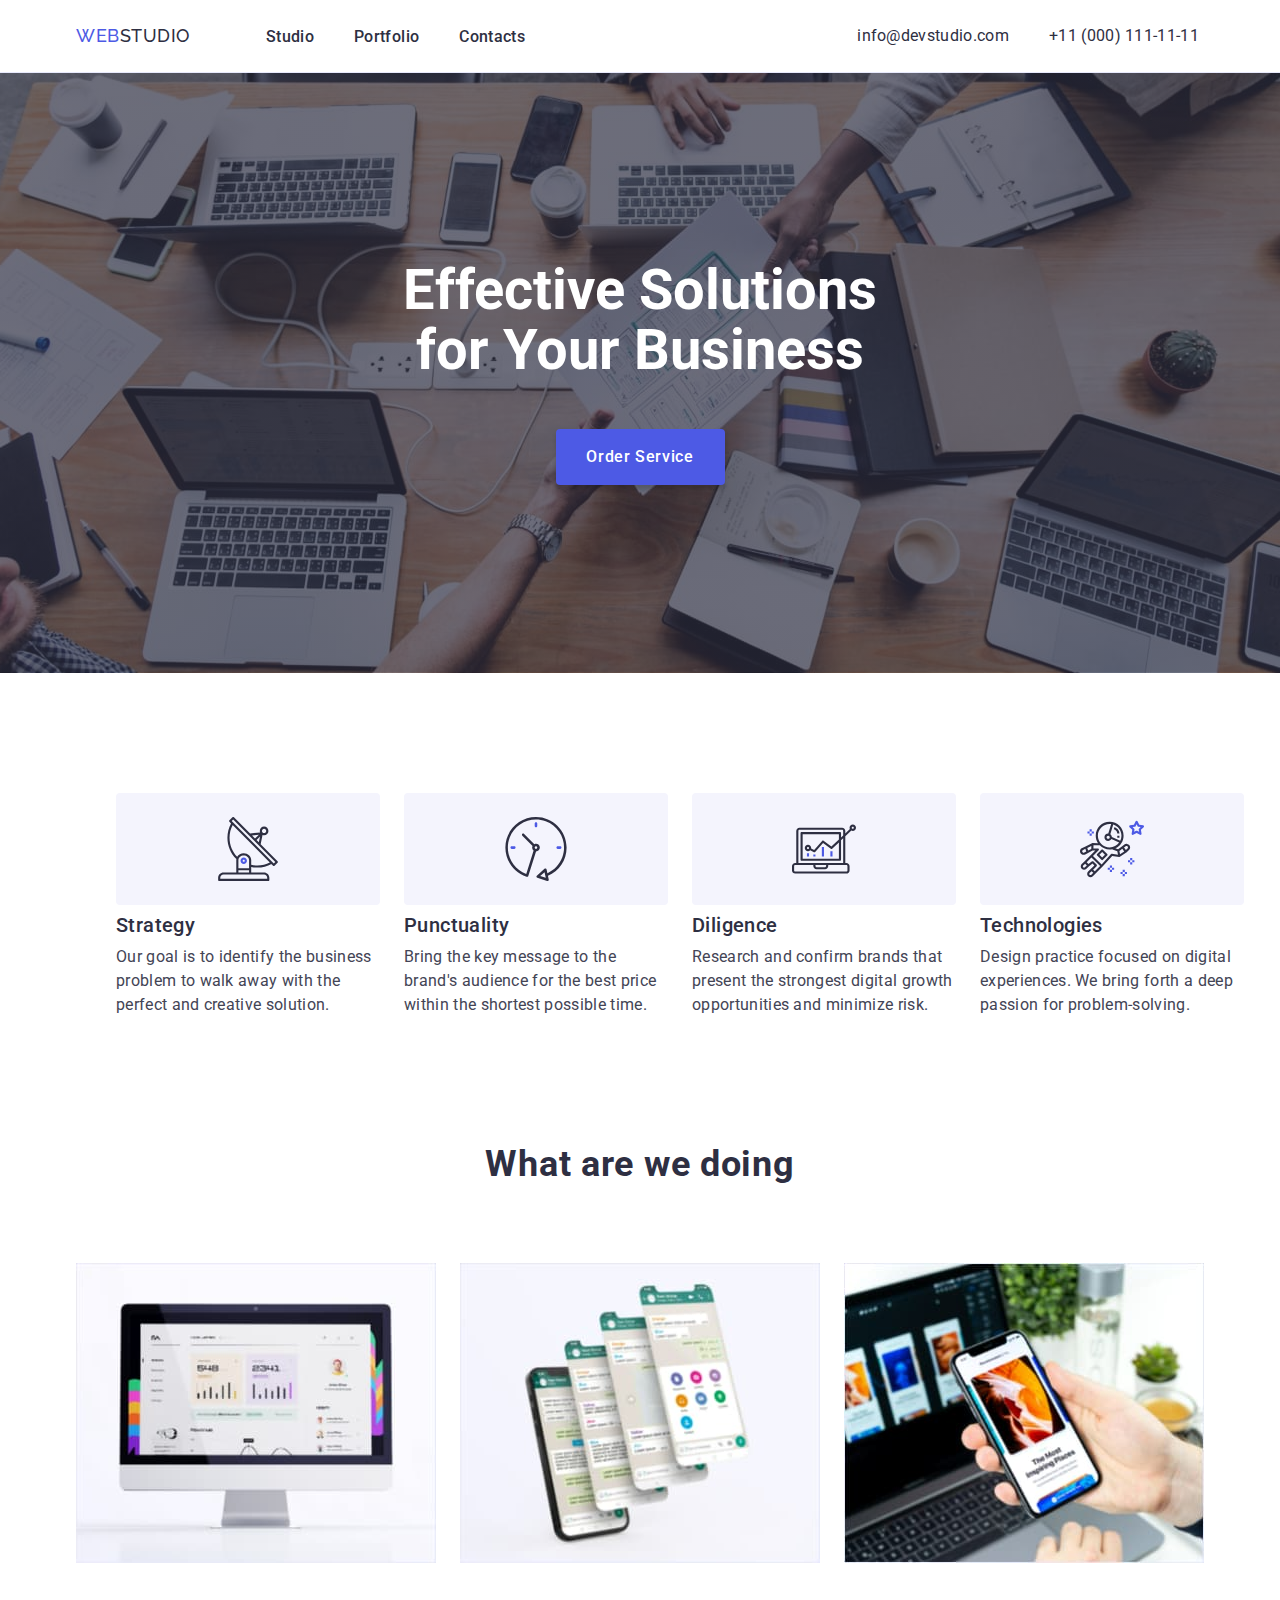
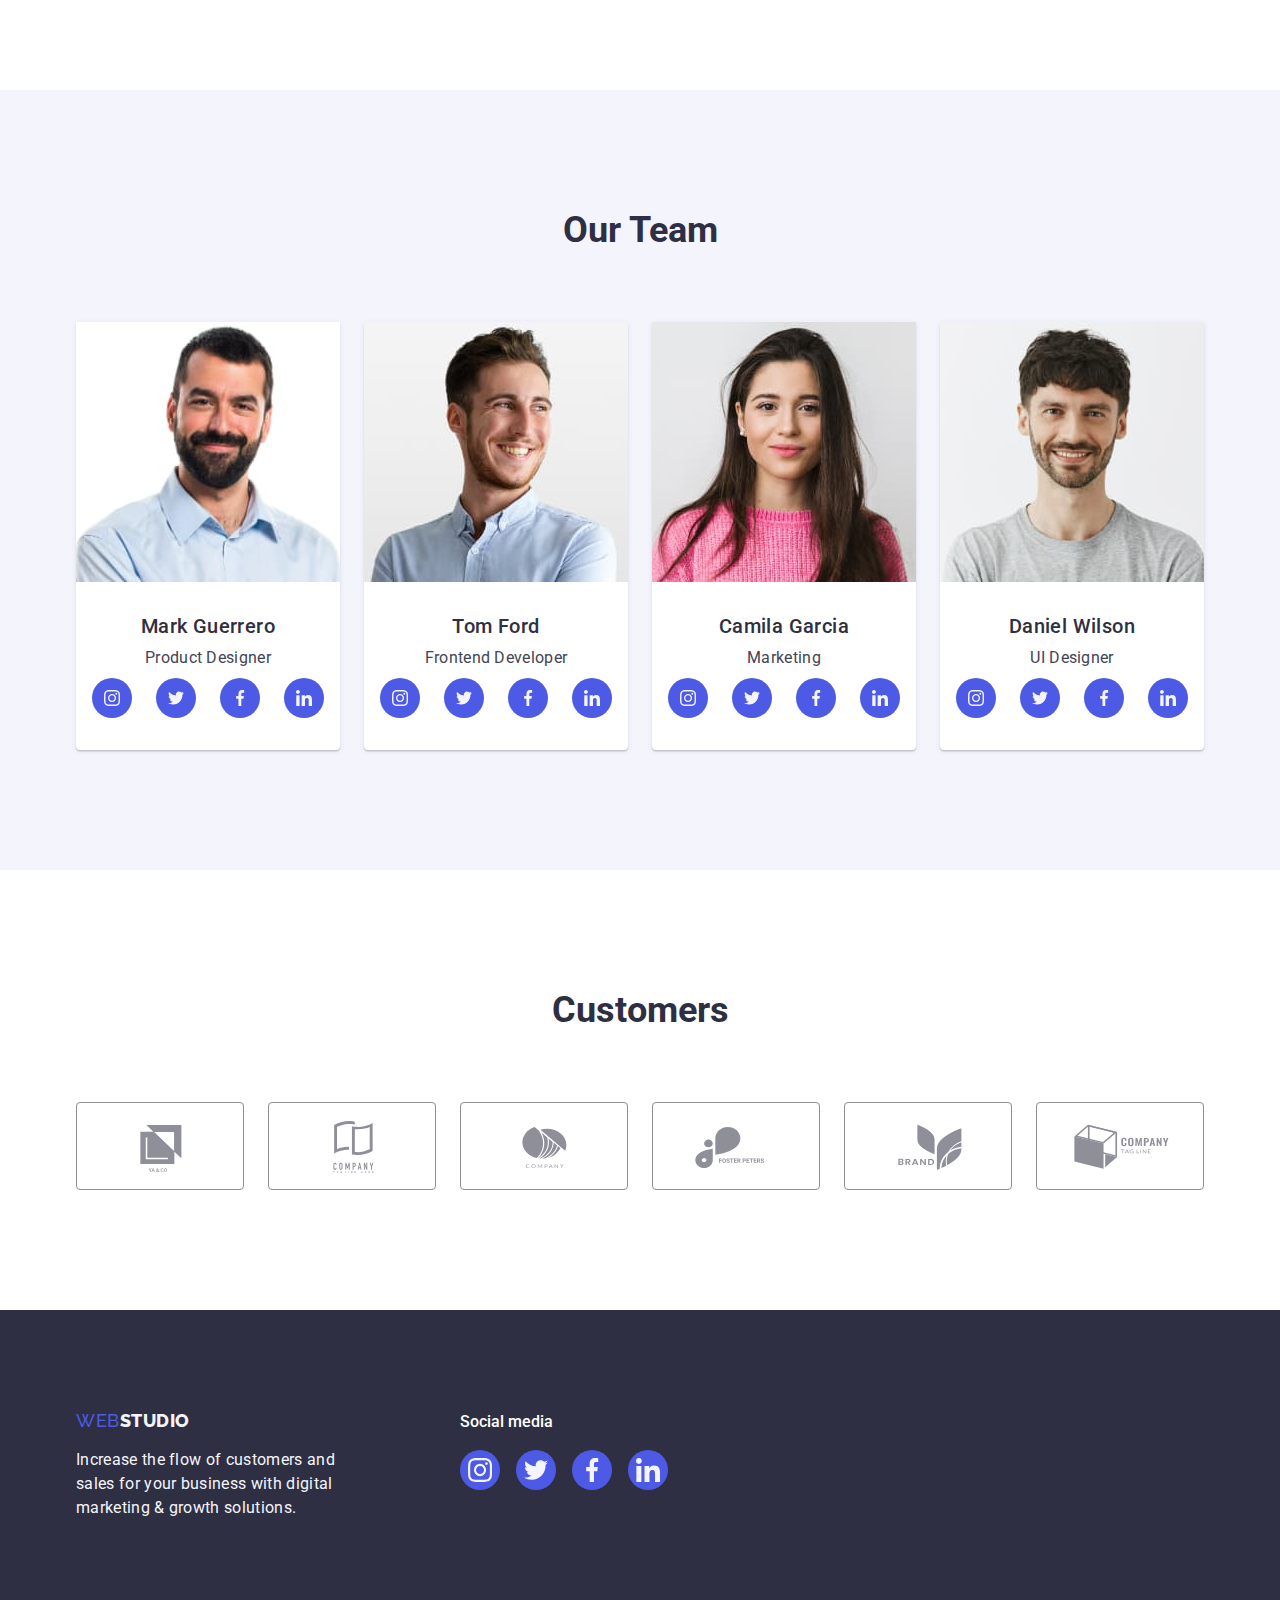
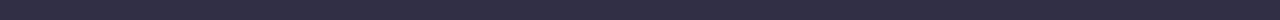
<file: index.html>
<!DOCTYPE html>
<html lang="en">
  <head>
    <meta charset="UTF-8" />
    <meta http-equiv="X-UA-Compatible" content="IE=edge" />
    <meta name="viewport" content="width=device-width, initial-scale=1.0" />
    <title>business-website</title>
    <link rel="preconnect" href="https://fonts.googleapis.com" />
    <link rel="preconnect" href="https://fonts.gstatic.com" crossorigin />
    <link
      href="https://fonts.googleapis.com/css2?family=Roboto:wght@400;500;700&display=swap"
      rel="stylesheet"
    />
    <link rel="preconnect" href="https://fonts.googleapis.com" />
    <link rel="preconnect" href="https://fonts.gstatic.com" crossorigin />
    <link
      href="https://fonts.googleapis.com/css2?family=Raleway:wght@800&display=swap"
      rel="stylesheet"
    />
    <link
      rel="stylesheet"
      href="https://cdnjs.cloudflare.com/ajax/libs/modern-normalize/1.1.0/modern-normalize.min.css"
    />
    <link rel="stylesheet" href="./css/styles.css" />
  </head>
  <body>
    <header>
      <div class="container header-list">
        <a class="header-logo" href="./index.html"
          >Web<span class="header-studio">Studio</span></a
        >
        <nav>
          <ul class="header-nav">
            <li>
              <a class="nav-link" href="">Studio</a>
            </li>

            <li>
              <a class="nav-link" href="./portfolio.html">Portfolio</a>
            </li>

            <li>
              <a class="nav-link" href="">Contacts</a>
            </li>
          </ul>
        </nav>
        <address class="header-adress">
          <ul class="adress-nav">
            <li>
              <a class="adress-link" href="mailto:info@devstudio.com"
                >info@devstudio.com</a
              >
            </li>

            <li>
              <a class="adress-link" href="tel:+110001111111"
                >+11 (000) 111-11-11</a
              >
            </li>
          </ul>
        </address>
      </div>
    </header>
    <main>
      <section class="hero">
        <div class="container">
          <h1 class="banner-title">
            Effective Solutions <br />
            for Your Business
          </h1>
          <div class="ban-btn">
            <button type="button" class="banner-button">Order Service</button>
          </div>
        </div>
      </section>
      <section class="about">
        <div class="container">
          <h2 hidden>Who are we</h2>
          <ul class="about-item">
            <li>
              <div class="icon">
                <svg width="64" height="64">
                  <use href="./images/sprite.svg#icon-antenna"></use>
                </svg>
              </div>
              <h3 class="about-subtitle">Strategy</h3>
              <p class="about-text">
                Our goal is to identify the business problem to walk away with
                the perfect and creative solution.
              </p>
            </li>

            <li>
              <div class="icon">
                <svg width="64" height="64">
                  <use href="./images/sprite.svg#icon-clock"></use>
                </svg>
              </div>
              <h3 class="about-subtitle">Punctuality</h3>
              <p class="about-text">
                Bring the key message to the brand's audience for the best price
                within the shortest possible time.
              </p>
            </li>

            <li>
              <div class="icon">
                <svg width="64" height="64">
                  <use href="./images/sprite.svg#icon-diagram"></use>
                </svg>
              </div>
              <h3 class="about-subtitle">Diligence</h3>
              <p class="about-text">
                Research and confirm brands that present the strongest digital
                growth opportunities and minimize risk.
              </p>
            </li>

            <li>
              <div class="icon">
                <svg width="64" height="64">
                  <use href="./images/sprite.svg#icon-astronaut"></use>
                </svg>
              </div>
              <h3 class="about-subtitle">Technologies</h3>
              <p class="about-text">
                Design practice focused on digital experiences. We bring forth a
                deep passion for problem-solving.
              </p>
            </li>
          </ul>
        </div>
      </section>
      <section class="type-of-work">
        <div class="container">
          <h2 class="work-title">What are we doing</h2>
          <ul class="work-content">
            <li>
              <img
                src="./images/rectangle71.jpg"
                alt="availability"
                width="360"
              />
            </li>

            <li>
              <img
                src="./images/rectangle72.jpg"
                alt="multitasking"
                width="360"
              />
            </li>

            <li>
              <img
                src="./images/rectangle73.jpg"
                alt="multitasking"
                width="360"
              />
            </li>
          </ul>
        </div>
      </section>
      <section class="team">
        <div class="container">
          <h2 class="team-title">Our Team</h2>
          <ul class="team-list">
            <li>
              <div class="shadow">
                <img
                  class="team-image"
                  src="./images/teamcard1.jpg"
                  alt="Mark Guerrero"
                  width="264"
                />
                <div class="subtitle-list">
                  <h3 class="team-subtitle">Mark Guerrero</h3>
                  <p class="team-desc">Product Designer</p>
                </div>
                <div class="socials">
                  <a class="socials-link" href="">
                    <svg width="16" height="16">
                      <use href="./images/sprite.svg#icon-instagram"></use>
                    </svg> </a
                  ><a class="socials-link" href="">
                    <svg width="16" height="16">
                      <use href="./images/sprite.svg#icon-twitter"></use>
                    </svg> </a
                  ><a class="socials-link" href="">
                    <svg width="16" height="16">
                      <use href="./images/sprite.svg#icon-facebook"></use>
                    </svg> </a
                  ><a class="socials-link" href="">
                    <svg width="16" height="16">
                      <use href="./images/sprite.svg#icon-linkedin"></use>
                    </svg>
                  </a>
                </div>
              </div>
            </li>
            <li>
              <div class="shadow">
                <img
                  class="team-image"
                  src="./images/teamcard2.jpg"
                  alt="Tom Ford"
                  width="264"
                />
                <div class="subtitle-list">
                  <h3 class="team-subtitle">Tom Ford</h3>
                  <p class="team-desc">Frontend Developer</p>
                </div>
                <div class="socials">
                  <a class="socials-link" href="https://www.instagram.com/">
                    <svg width="16" height="16">
                      <use href="./images/sprite.svg#icon-instagram"></use>
                    </svg> </a
                  ><a class="socials-link" href="">
                    <svg width="16" height="16">
                      <use href="./images/sprite.svg#icon-twitter"></use>
                    </svg> </a
                  ><a class="socials-link" href="">
                    <svg width="16" height="16">
                      <use href="./images/sprite.svg#icon-facebook"></use>
                    </svg> </a
                  ><a class="socials-link" href="">
                    <svg width="16" height="16">
                      <use href="./images/sprite.svg#icon-linkedin"></use>
                    </svg>
                  </a>
                </div>
              </div>
            </li>
            <li>
              <div class="shadow">
                <img
                  class="team-image"
                  src="./images/teamcard3.jpg"
                  alt="Camila Garcia"
                  width="264"
                />
                <div class="subtitle-list">
                  <h3 class="team-subtitle">Camila Garcia</h3>
                  <p class="team-desc">Marketing</p>
                </div>
                <div class="socials">
                  <a class="socials-link" href="https://www.instagram.com/">
                    <svg width="16" height="16">
                      <use href="./images/sprite.svg#icon-instagram"></use>
                    </svg> </a
                  ><a class="socials-link" href="">
                    <svg width="16" height="16">
                      <use href="./images/sprite.svg#icon-twitter"></use>
                    </svg> </a
                  ><a class="socials-link" href="">
                    <svg width="16" height="16">
                      <use href="./images/sprite.svg#icon-facebook"></use>
                    </svg> </a
                  ><a class="socials-link" href="">
                    <svg width="16" height="16">
                      <use href="./images/sprite.svg#icon-linkedin"></use>
                    </svg>
                  </a>
                </div>
              </div>
            </li>
            <li>
              <div class="shadow">
                <img
                  class="team-image"
                  src="./images/teamcard4.jpg"
                  alt="Daniel Wilson"
                  width="264"
                />
                <div class="subtitle-list">
                  <h3 class="team-subtitle">Daniel Wilson</h3>
                  <p class="team-desc">UI Designer</p>
                </div>
                <div class="socials">
                  <a class="socials-link" href="https://www.instagram.com/">
                    <svg width="16" height="16">
                      <use href="./images/sprite.svg#icon-instagram"></use>
                    </svg> </a
                  ><a class="socials-link" href="">
                    <svg width="16" height="16">
                      <use href="./images/sprite.svg#icon-twitter"></use>
                    </svg> </a
                  ><a class="socials-link" href="">
                    <svg width="16" height="16">
                      <use href="./images/sprite.svg#icon-facebook"></use>
                    </svg> </a
                  ><a class="socials-link" href="">
                    <svg width="16" height="16">
                      <use href="./images/sprite.svg#icon-linkedin"></use>
                    </svg>
                  </a>
                </div>
              </div>
            </li>
          </ul>
        </div>
      </section>
      <section class="link-content">
        <div class="container">
          <h2 class="team-title">Customers</h2>
          <ul class="link-list">
            <li>
              <a href="">
                <svg class="customers-link" width="104" height="56">
                  <use href="./images/sprite.svg#icon-yaco"></use>
                </svg>
              </a>
            </li>
            <li>
              <a href="">
                <svg class="customers-link" width="104" height="56">
                  <use href="./images/sprite.svg#icon-companywindows"></use>
                </svg>
              </a>
            </li>
            <li>
              <a href="">
                <svg class="customers-link" width="104" height="56">
                  <use href="./images/sprite.svg#icon-company"></use>
                </svg>
              </a>
            </li>
            <li>
              <a href="">
                <svg class="customers-link" width="104" height="56">
                  <use href="./images/sprite.svg#icon-foster"></use>
                </svg>
              </a>
            </li>
            <li>
              <a href="">
                <svg class="customers-link" width="104" height="56">
                  <use href="./images/sprite.svg#icon-brand"></use>
                </svg>
              </a>
            </li>
            <li>
              <a href="">
                <svg class="customers-link" width="104" height="56">
                  <use href="./images/sprite.svg#icon-tagline"></use>
                </svg>
              </a>
            </li>
          </ul>
        </div>
      </section>
    </main>
    <footer>
      <section class="footer-business">
        <div class="container footer-content">
          <div class="footer-logo">
            <a class="header-logo footer-icon" href="./index.html"
              >Web<span class="footer-studio">Studio</span></a
            >
            <p class="footer-desc">
              Increase the flow of customers and sales for your business with
              digital marketing & growth solutions.
            </p>
          </div>
          <div class="social-media">
            <p class="social-text">Social media</p>
            <ul class="footer-link">
              <li>
                <a
                  class="socials-link footer-active"
                  href="https://www.instagram.com/"
                >
                  <svg width="24" height="24">
                    <use href="./images/sprite.svg#icon-instagram"></use>
                  </svg>
                </a>
              </li>
              <li>
                <a class="socials-link footer-active" href="">
                  <svg width="24" height="24">
                    <use href="./images/sprite.svg#icon-twitter"></use>
                  </svg>
                </a>
              </li>
              <li>
                <a class="socials-link footer-active" href="">
                  <svg width="24" height="24">
                    <use href="./images/sprite.svg#icon-facebook"></use>
                  </svg>
                </a>
              </li>
              <li>
                <a class="socials-link footer-active" href="">
                  <svg width="24" height="24">
                    <use href="./images/sprite.svg#icon-linkedin"></use>
                  </svg>
                </a>
              </li>
            </ul>
          </div>
        </div>
      </section>
    </footer>
  </body>
</html>
</file>
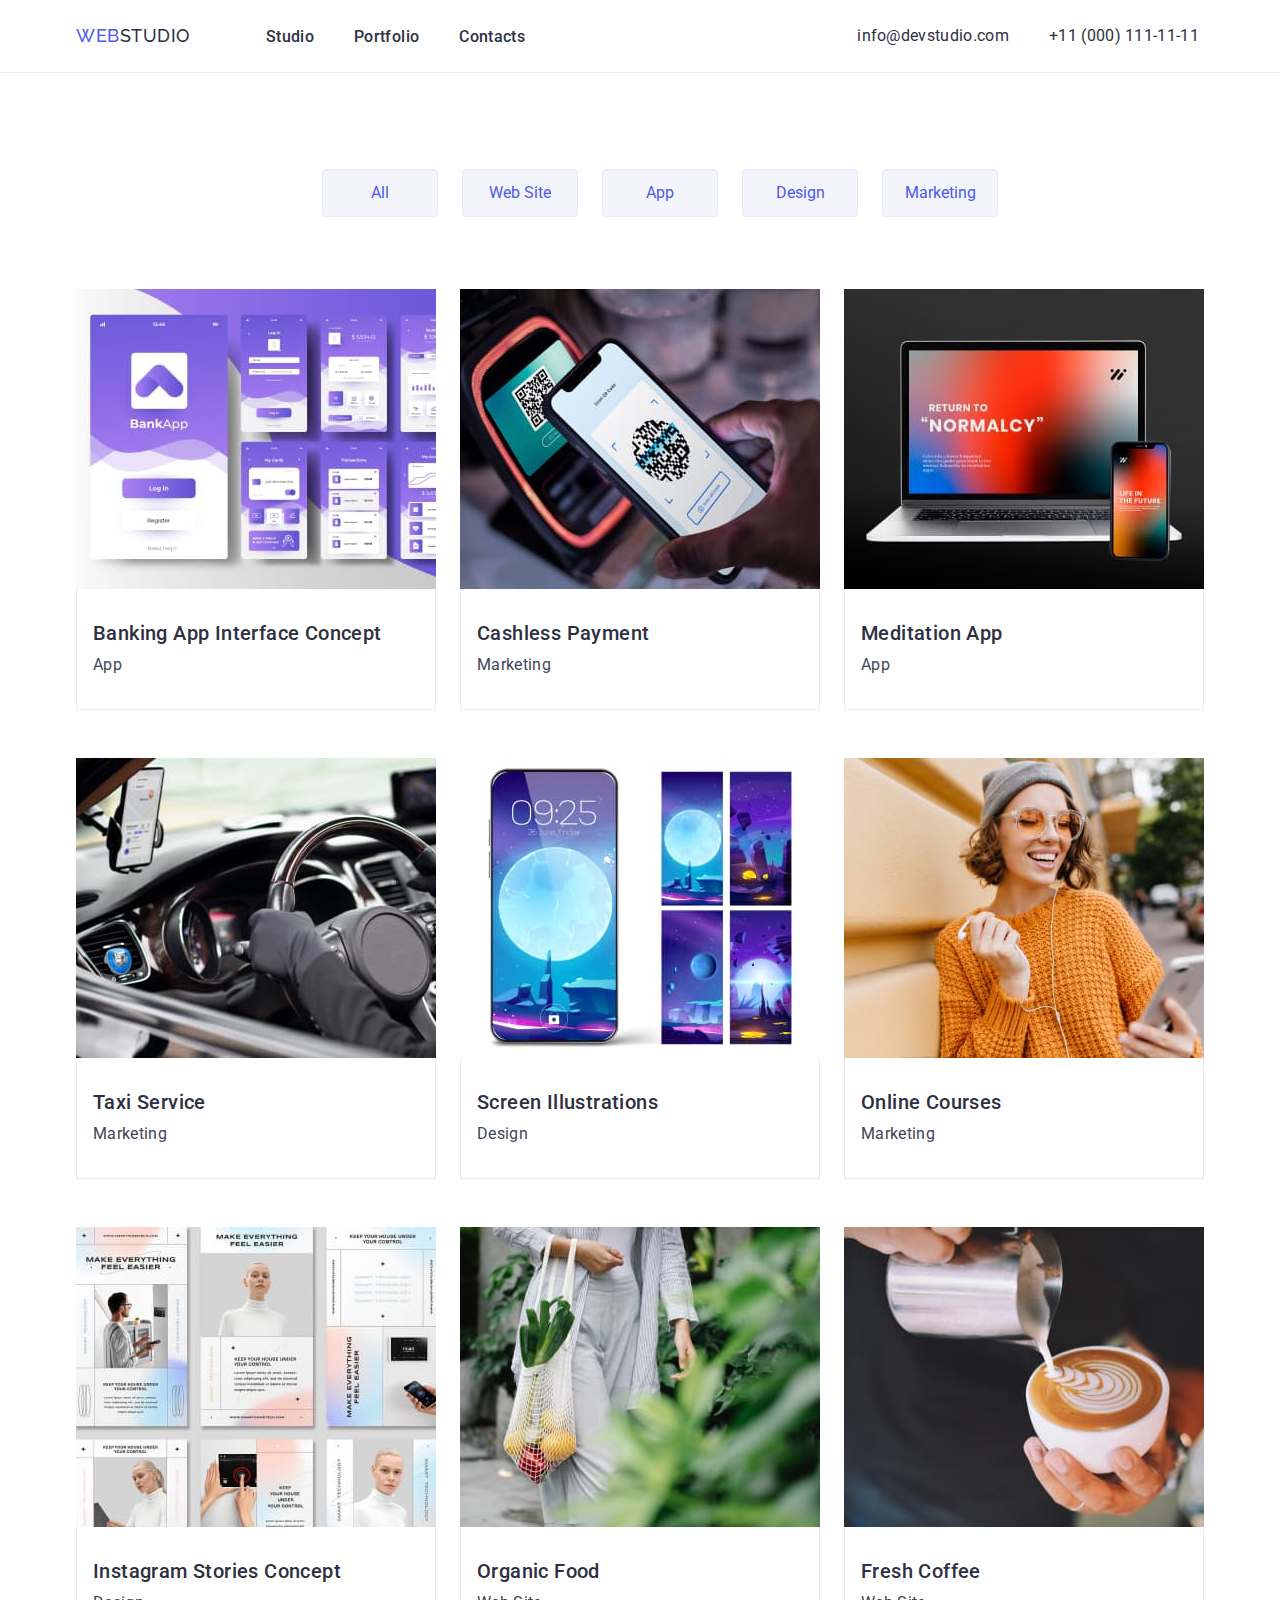
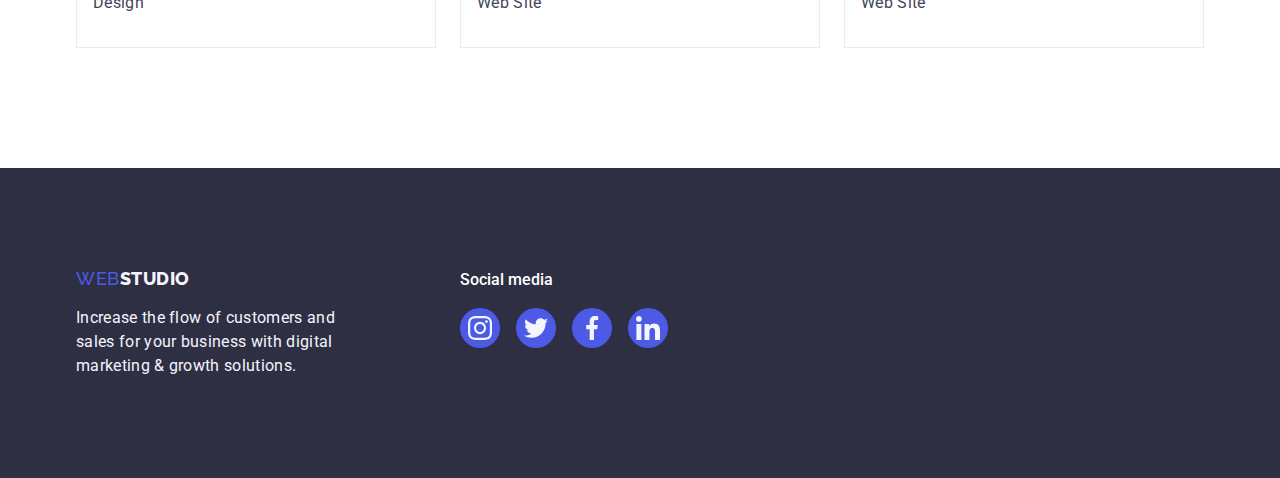
<file: portfolio.html>
<!DOCTYPE html>
<html lang="en">
  <head>
    <meta charset="UTF-8" />
    <meta http-equiv="X-UA-Compatible" content="IE=edge" />
    <meta name="viewport" content="width=device-width, initial-scale=1.0" />
    <title>Portfolio</title>
    <link rel="preconnect" href="https://fonts.googleapis.com" />
    <link rel="preconnect" href="https://fonts.gstatic.com" crossorigin />
    <link
      href="https://fonts.googleapis.com/css2?family=Raleway:wght@800&family=Roboto:wght@400;500;700;900&display=swap"
      rel="stylesheet"
    />
    <link
      rel="stylesheet"
      href="https://cdnjs.cloudflare.com/ajax/libs/modern-normalize/1.1.0/modern-normalize.min.css"
    />
    <link rel="stylesheet" href="./css/styles.css" />
  </head>
  <body>
    <header>
      <div class="container header-list">
        <a class="header-logo" href="./index.html"
          >Web<span class="header-studio">Studio</span></a
        >
        <nav>
          <ul class="header-nav">
            <li>
              <a class="nav-link" href="">Studio</a>
            </li>

            <li>
              <a class="nav-link" href="./portfolio.html">Portfolio</a>
            </li>

            <li>
              <a class="nav-link" href="">Contacts</a>
            </li>
          </ul>
        </nav>
        <address class="header-adress">
          <ul class="adress-nav">
            <li>
              <a class="adress-link" href="mailto:info@devstudio.com"
                >info@devstudio.com</a
              >
            </li>

            <li>
              <a class="adress-link" href="tel:+110001111111"
                >+11 (000) 111-11-11</a
              >
            </li>
          </ul>
        </address>
      </div>
    </header>
    <main>
      <section class="portfolio-content">
        <div class="container">
          <h1 hidden>Our Services</h1>
          <ul class="portfolio-filters">
            <li>
              <button type="button" class="button-link">All</button>
            </li>
            <li>
              <button type="button" class="button-link">Web Site</button>
            </li>
            <li>
              <button type="button" class="button-link">App</button>
            </li>
            <li>
              <button type="button" class="button-link">Design</button>
            </li>
            <li>
              <button type="button" class="button-link">Marketing</button>
            </li>
          </ul>
          <ul class="services">
            <li>
              <a class="shadow-portfolio" href="">
                <img
                  class="img-no-gap"
                  src="./images/portfolio-first.jpg"
                  alt="application creation"
                  width="360"
                />
                <div class="text-border">
                  <h2 class="list-of-services">
                    Banking App Interface Concept
                  </h2>
                  <p class="app-text">App</p>
                </div>
              </a>
            </li>
            <li>
              <a class="shadow-portfolio" href="">
                <img
                  class="img-no-gap"
                  src="./images/portfolio-second.jpg"
                  alt="payment by phone"
                  width="360"
                />
                <div class="text-border">
                  <h2 class="list-of-services">Cashless Payment</h2>
                  <p class="marketing-text">Marketing</p>
                </div>
              </a>
            </li>
            <li>
              <a class="shadow-portfolio" href="">
                <img
                  class="img-no-gap"
                  src="./images/portfolio-three.jpg"
                  alt="PC optimization"
                  width="360"
                />
                <div class="text-border">
                  <h2 class="list-of-services">Meditation App</h2>
                  <p class="app-text">App</p>
                </div>
              </a>
            </li>
            <li>
              <a class="shadow-portfolio" href="">
                <img
                  class="img-no-gap"
                  src="./images/portfolio-four.jpg"
                  alt="taxi services"
                  width="360"
                />
                <div class="text-border">
                  <h2 class="list-of-services">Taxi Service</h2>
                  <p class="marketing-text">Marketing</p>
                </div>
              </a>
            </li>
            <li>
              <a class="shadow-portfolio" href="">
                <img
                  class="img-no-gap"
                  src="./images/portfolio-five.jpg"
                  alt="phone screen pictures"
                  width="360"
                />
                <div class="text-border">
                  <h2 class="list-of-services">Screen Illustrations</h2>
                  <p class="design-text">Design</p>
                </div>
              </a>
            </li>
            <li>
              <a class="shadow-portfolio" href="">
                <img
                  class="img-no-gap"
                  src="./images/portfolio-six.jpg"
                  alt="conducting online courses"
                  width="360"
                />
                <div class="text-border">
                  <h2 class="list-of-services">Online Courses</h2>
                  <p class="marketing-text">Marketing</p>
                </div>
              </a>
            </li>
            <li>
              <a class="shadow-portfolio" href="">
                <img
                  class="img-no-gap"
                  src="./images/portfolio-seven.jpg"
                  alt="stories on instagram"
                  width="360"
                />
                <div class="text-border">
                  <h2 class="list-of-services">Instagram Stories Concept</h2>
                  <p class="design-text">Design</p>
                </div>
              </a>
            </li>
            <li>
              <a class="shadow-portfolio" href="">
                <img
                  class="img-no-gap"
                  src="./images/portfolio-eith.jpg"
                  alt="organic food image"
                  width="360"
                />
                <div class="text-border">
                  <h2 class="list-of-services">Organic Food</h2>
                  <p class="web-text">Web Site</p>
                </div>
              </a>
            </li>
            <li>
              <a class="shadow-portfolio" href="">
                <img
                  class="img-no-gap"
                  src="./images/portfolio-nine.jpg"
                  alt="making coffee in a cup"
                  width="360"
                />
                <div class="text-border">
                  <h2 class="list-of-services">Fresh Coffee</h2>
                  <p class="web-text">Web Site</p>
                </div>
              </a>
            </li>
          </ul>
        </div>
      </section>
    </main>
    <footer>
      <section class="footer-business">
        <div class="container footer-content">
          <div class="footer-logo">
            <a class="header-logo footer-icon" href="./index.html"
              >Web<span class="footer-studio">Studio</span></a
            >
            <p class="footer-desc">
              Increase the flow of customers and sales for your business with
              digital marketing & growth solutions.
            </p>
          </div>
          <div class="social-media">
            <p class="social-text">Social media</p>
            <ul class="footer-link">
              <li>
                <a
                  class="socials-link footer-active"
                  href="https://www.instagram.com/"
                >
                  <svg width="24" height="24">
                    <use href="./images/sprite.svg#icon-instagram"></use>
                  </svg>
                </a>
              </li>
              <li>
                <a class="socials-link footer-active" href="">
                  <svg width="24" height="24">
                    <use href="./images/sprite.svg#icon-twitter"></use>
                  </svg>
                </a>
              </li>
              <li>
                <a class="socials-link footer-active" href="">
                  <svg width="24" height="24">
                    <use href="./images/sprite.svg#icon-facebook"></use>
                  </svg>
                </a>
              </li>
              <li>
                <a class="socials-link footer-active" href="">
                  <svg width="24" height="24">
                    <use href="./images/sprite.svg#icon-linkedin"></use>
                  </svg>
                </a>
              </li>
            </ul>
          </div>
        </div>
      </section>
    </footer>
  </body>
</html>
</file>
<file: css/styles.css>
:root {
  --primary-brand: #4d5ae5;
  --pressed-state: #404bbf;
  --dark: #2e2f42;
  --success: #31d0aa;
  --text: #434455;
  --subtle-text: #8e8f99;
  --accent: #e7e9fc;
  --light: #f4f4fd;
  --white-background: #ffffff;
  --modal-background: #fcfcfc;
}

body {
  font-family: 'Roboto', sans-serif;
  text-decoration: none;
  list-style: none;
  font-size: 16px;
  font-style: normal;
  line-height: 1.5;
  color: var(--dark);
}

ul {
  list-style: none;
  padding-top: 0;
}

.container {
  width: 1158px;
  margin: 0 auto;
  padding: 0 15px;
}

.header-logo {
  display: inline-flex;
  padding: 24px 0 24px 0;
  font-family: 'Raleway', sans-serif;
  font-weight: 500;
  font-size: 18px;
  line-height: 1.1;
  letter-spacing: 0.03em;
  text-transform: uppercase;
  text-decoration: inherit;
  color: var(--primary-brand);
}

.header-studio {
  font-weight: 500;
  font-size: 18px;
  line-height: 1.1;
  letter-spacing: 0.03em;
  text-transform: uppercase;
  color: var(--dark);
}

.header-nav {
  display: inline-flex;
  padding: 24px 0;
  margin: 0 332px 0 76px;
  font-weight: 500;
  font-size: 18px;
  font-style: normal;
  line-height: 1.1;
  letter-spacing: 0.02em;
  color: var(--dark);
  text-decoration: inherit;
}

.header-list {
  align-items: center;
}
.header-nav li:not(:last-child) {
  padding: 0 40px 0 0;
}

.nav-link {
  color: var(--dark);
  font-style: normal;
  font-size: 16px;
  text-decoration: inherit;
}

.nav-link:active {
  color: var(--pressed-state);
}

.header-adress {
  font-weight: 400;
  font-size: 16px;
  line-height: 1.5;
  letter-spacing: 0.02em;
  color: var(--text);
  font-style: inherit;
}

.adress-link {
  color: var(--dark);
  text-decoration: inherit;
}

.adress-link:active {
  color: var(--pressed-state);
}

.adress-nav {
  display: flex;
  padding: 24px 0;
  margin: 0 0 0 0;
  margin-bottom: 0;
}

.adress-nav li {
  display: inline-flex;
}

.adress-nav li:not(:last-child) {
  padding: 0 40px 0 0;
}

.header-list {
  display: flex;
}

.hero {
  padding: 188px 0px;
  background-color: var(--dark);
  background-image: linear-gradient(
      rgba(46, 47, 66, 0.7),
      rgba(46, 47, 66, 0.7)
    ),
    url(../images/people-office.jpg);
  background-position: center;
  background-repeat: no-repeat;
  background-size: cover;
}

.banner-title {
  margin: 0 0 48px 0;
  text-align: center;
  font-family: inherit;
  font-weight: 700;
  font-size: 56px;
  line-height: 1.07;
  color: var(--white-background);
}

.ban-btn {
  display: flex;
  justify-content: center;
}

.banner-button {
  font-family: inherit;
  font-weight: 500;
  font-size: 16px;
  line-height: 1.5;
  letter-spacing: 0.04em;
  color: var(--white-background);
  width: 169px;
  height: 56px;
  background: var(--primary-brand);
  box-shadow: 0px 4px 4px rgba(0, 0, 0, 0.15);
  border: 0;
  border-radius: 4px;
}

.banner-button:hover {
  font-family: inherit;
  font-weight: 500;
  font-size: 16px;
  line-height: 1.5;
  letter-spacing: 0.04em;
  color: var(--white-background);
  width: 169px;
  height: 56px;
  left: 636px;
  top: 428px;
  background: var(--pressed-state);
  box-shadow: 0px 4px 4px rgba(0, 0, 0, 0.15);
  border-radius: 4px;
  cursor: pointer;
}

.about {
  padding-top: 120px;
}

.about-subtitle {
  margin: 0 0 8px 0;
  font-weight: 500;
  font-size: 20px;
  line-height: 1.2;
  letter-spacing: 0.02em;
  color: var(--dark);
}

.about-item {
  display: flex;
  margin: 0;
}
.about-item li {
  width: 264px;
  margin-bottom: 120px;
  padding: 0;
}

.icon {
  display: flex;
  justify-content: center;
  align-items: center;
  margin: 0 0 8px 0;
  width: 264px;
  height: 112px;
  background: #f4f4fd;
  border-radius: 4px;
}

.about-item li:not(:last-child) {
  margin-right: 24px;
}

.about-text {
  margin: 0;
  font-weight: 400;
  font-size: 16px;
  line-height: 1.5;
  letter-spacing: 0.02em;
  color: var(--text);
}

.type-of-work {
  padding-bottom: 120px;
}

.work-title {
  display: flex;
  justify-content: center;
  margin: 0 0 72px 0;
  font-weight: 700;
  font-size: 36px;
  letter-spacing: 0.02em;
  color: var(--dark);
}

.work-content {
  display: flex;
  padding: 0;
  margin: 0;
}

.work-content li:not(:last-child) {
  margin-right: 24px;
}

.team {
  padding: 120px 0;
  background: var(--light);
}

.team-title {
  display: flex;
  justify-content: center;
  margin: 0 0 72px 0;
  font-weight: 700;
  font-size: 36px;
  line-height: 40px;
}

.team-list {
  display: flex;
  justify-content: center;
  margin: 0;
  padding: 0;
}

.team-list li:not(:last-child) {
  margin-right: 24px;
}
.team-list li {
  text-align: center;
  box-shadow: 0px 1px 6px rgba(46, 47, 66, 0.08),
    0px 1px 1px rgba(46, 47, 66, 0.16), 0px 2px 1px rgba(46, 47, 66, 0.08);
  border-radius: 0px 0px 4px 4px;
  background-color: var(--white-background);
}

.team-image {
  display: block;
}

.team-subtitle {
  margin: 0 0 8px 0;
  font-weight: 500;
  font-size: 20px;
  line-height: 1.2;
  letter-spacing: 0.02em;
  color: var(--dark);
}

.subtitle-list {
  padding: 32px 16px 0 16px;
}

.shadow:hover {
  box-shadow: 0px 1px 6px rgba(46, 47, 66, 0.08),
    0px 1px 1px rgba(46, 47, 66, 0.16), 0px 2px 1px rgba(46, 47, 66, 0.08);
  border-radius: 0px 0px 4px 4px;
}

.team-desc {
  margin: 0 0 8px 0;
  font-weight: 400;
  font-size: 16px;
  line-height: 1.5;
  letter-spacing: 0.02em;
  color: var(--text);
}

.socials {
  display: flex;
  justify-content: space-between;
  margin: 0;
  padding: 0 16px 32px 16px;
}
.socials-link {
  display: inline-flex;
  justify-content: center;
  align-items: center;
  width: 40px;
  height: 40px;
  border-radius: 50%;
  background: var(--primary-brand);
}

.socials-link:hover {
  background-color: var(--pressed-state);
}

.link-content {
  padding: 120px 0;
}

.link-list {
  display: flex;
  cursor: pointer;
  margin: 0;
  padding: 0;
}

.link-list a {
  display: flex;
  justify-content: center;
  align-items: center;
  width: 168px;
  height: 88px;
  border: 1px solid var(--subtle-text);
  border-radius: 4px;
  fill: var(--subtle-text);
}

.link-list li:not(:last-child) {
  margin-right: 24px;
}

.link-list a:hover {
  border-color: var(--pressed-state);
}

.link-list a:hover {
  fill: var(--pressed-state);
}

.footer-business {
  background: var(--dark);
  padding: 100px 0;
}
.footer-content {
  display: flex;
}

.footer-logo {
  display: block;
}

.footer-icon {
  padding: 0;
  margin-bottom: 16px;
}
.footer-desc {
  margin: 0;
  width: 264px;
  font-weight: 400;
  font-size: 16px;
  line-height: 1.5;
  letter-spacing: 0.02em;
  color: var(--light);
}

.footer-studio {
  font-weight: 800;
  font-size: 18px;
  line-height: 1.16;
  letter-spacing: 0.03em;
  text-transform: uppercase;
  color: var(--light);
}

.footer-active:active {
  background: #31d0aa;
}
.social-media {
  display: block;
  margin-left: 120px;
}

.social-text {
  font-weight: 500;
  font-size: 16px;
  line-height: 1.5;
  color: var(--white-background);
  margin: 0;
  margin-bottom: 16px;
}

.footer-link {
  display: flex;
  padding: 0;
  gap: 16px;
  margin: 0;
}
/*portfolio*/

header {
  border-bottom: 1px solid #e7e9fc;
}

.portfolio-content {
  padding: 96px 0 120px 0;
}

.portfolio-filters {
  display: flex;
  justify-content: center;
  margin: 0 0 72px 0;
}

.portfolio-filters li:not(:last-child) {
  margin-right: 24px;
}

.button-link:hover {
  background: var(--pressed-state);
  color: var(--white-background);
}

.button-link {
  padding: 0;
  border: 1px solid #e7e9fc;
  width: 116px;
  height: 48px;
  background: var(--light);
  color: var(--primary-brand);
  border-radius: 4px;
  cursor: pointer;
}

.list-of-services {
  padding-left: 16px;
  margin: 0 0 8px 0;
  font-weight: 500;
  font-size: 20px;
  line-height: 24px;
  letter-spacing: 0.02em;
  color: var(--dark);
}

.app-text {
  margin: 0;
  padding-left: 16px;
  height: 24px;
  font-family: 'Roboto';
  font-style: normal;
  font-weight: 400;
  font-size: 16px;
  line-height: 24px;
  letter-spacing: 0.02em;
  color: var(--text);
}

.marketing-text {
  margin: 0;
  padding-left: 16px;
  height: 24px;
  font-family: 'Roboto';
  font-style: normal;
  font-weight: 400;
  font-size: 16px;
  line-height: 24px;
  letter-spacing: 0.02em;
  color: var(--text);
}

.design-text {
  margin: 0;
  padding-left: 16px;
  height: 24px;
  font-family: 'Roboto';
  font-style: normal;
  font-weight: 400;
  font-size: 16px;
  line-height: 24px;
  letter-spacing: 0.02em;
  color: var(--text);
}

.web-text {
  margin: 0;
  padding-left: 16px;
  height: 24px;
  font-family: 'Roboto';
  font-style: normal;
  font-weight: 400;
  font-size: 16px;
  line-height: 24px;
  letter-spacing: 0.02em;
  color: var(--text);
}

.services {
  display: flex;
  flex-wrap: wrap;
  gap: 48px 24px;
  margin: 0;
  padding: 0;
}

.text-border {
  padding: 32px 0;
  border-left: 1px solid #e7e9fc;
  border-right: 1px solid #e7e9fc;
  border-bottom: 1px solid #e7e9fc;
}

.shadow-portfolio {
  display: block;
  text-decoration: none;
}

.shadow-portfolio:hover {
  box-shadow: 0px 1px 6px rgba(46, 47, 66, 0.08),
    0px 1px 1px rgba(46, 47, 66, 0.16), 0px 2px 1px rgba(46, 47, 66, 0.08);
  border-radius: 0px 0px 4px 4px;
}
.img-no-gap {
  display: block;
}

.portfolio-footer-list {
  padding: 99px 1030px 101px 146px;
}
</file>
